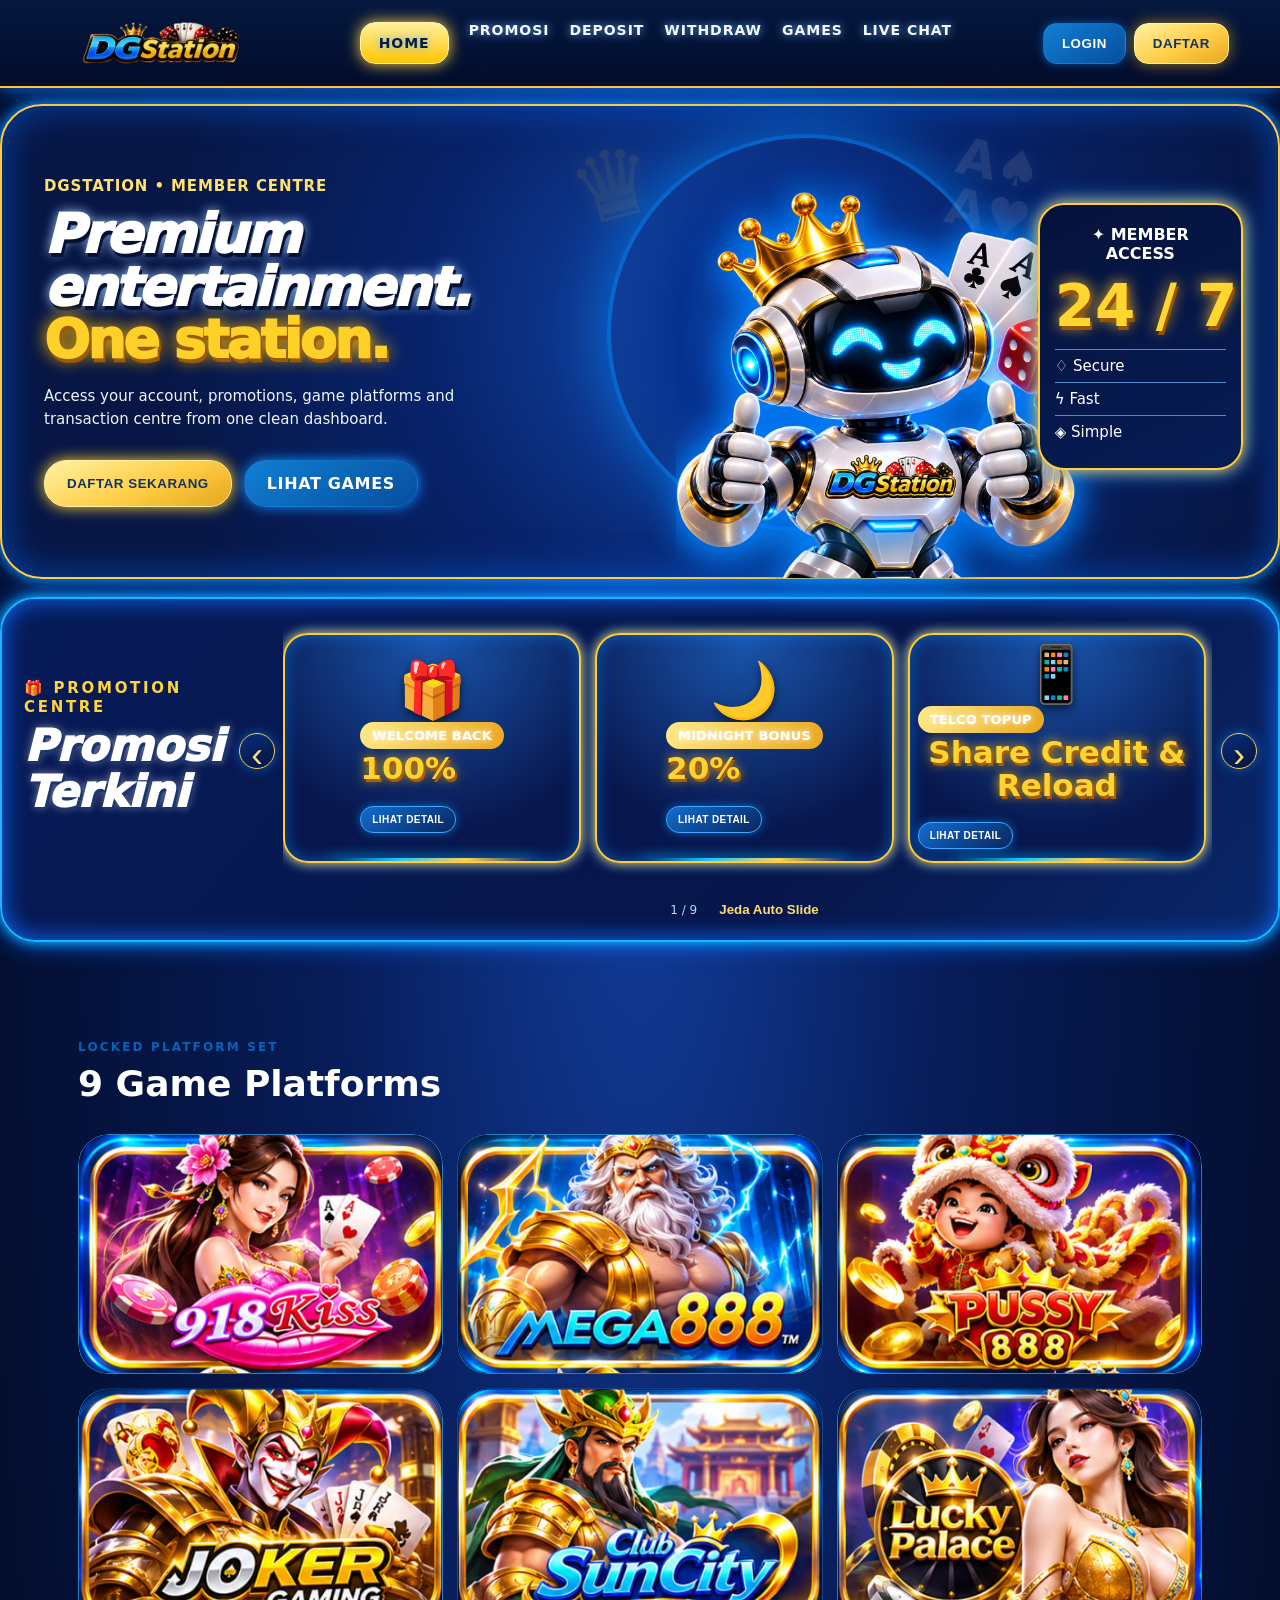
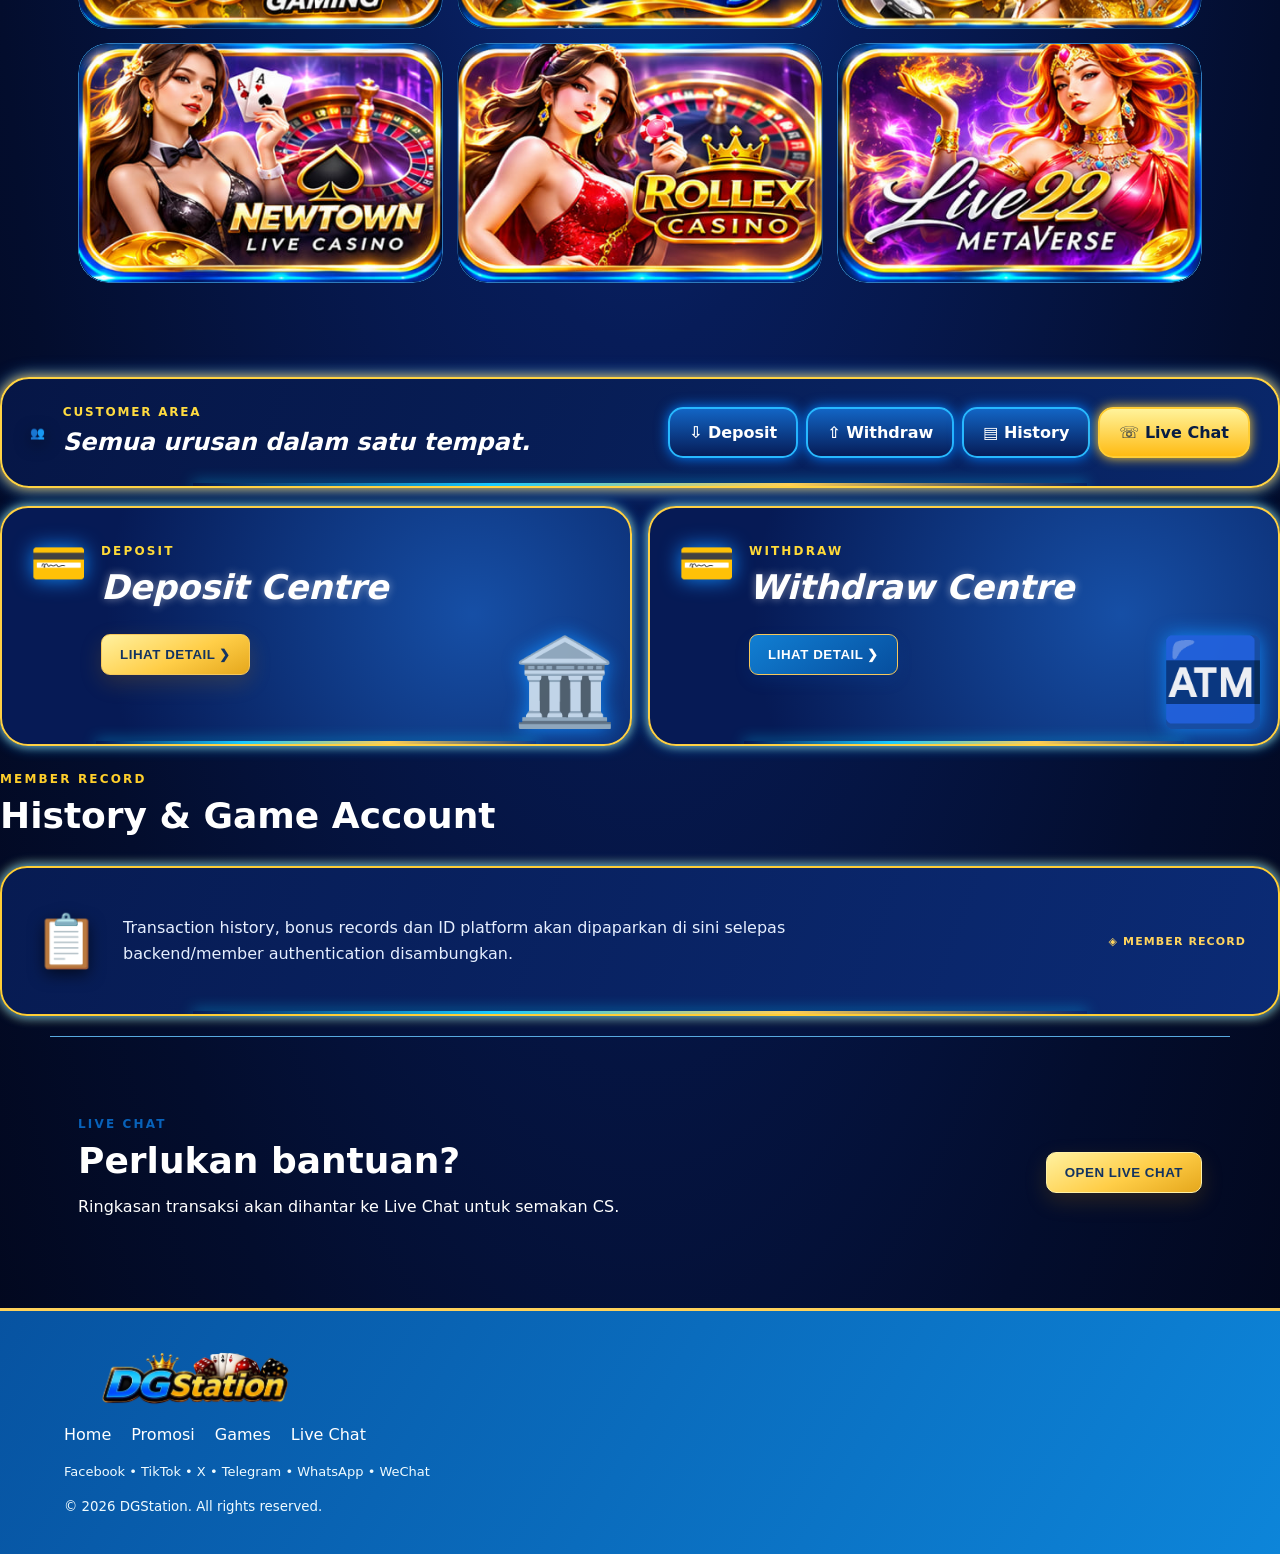
<file: index.html>
<!doctype html>
<html lang="en"><head><meta charset="utf-8"><meta name="viewport" content="width=device-width,initial-scale=1">
<title>DGStation</title><meta name="theme-color" content="#061a38"><link rel="icon" type="image/png" href="assets/a761cf86-f172-4a52-9c1f-d658c982da86.png"><link rel="apple-touch-icon" sizes="1024x1024" href="assets/a761cf86-f172-4a52-9c1f-d658c982da86.png"><link rel="stylesheet" href="assets/css/app.css"></head>
<body>
<header class="topbar"><a class="brand" href="#home" aria-label="DGStation home"><img class="dg-logo dg-logo-header" src="assets/image-removebg-preview%20(14).png" alt="DGStation" width="255" height="65"></a>
<button class="menu-toggle" aria-label="Menu">☰</button><nav><a href="#home">HOME</a><a href="#promosi">PROMOSI</a><a href="#deposit">DEPOSIT</a><a href="#withdraw">WITHDRAW</a><a href="#games">GAMES</a><a href="#live-chat">LIVE CHAT</a></nav>
<div class="auth"><button class="btn ghost" data-modal="login">LOGIN</button><button class="btn gold" data-modal="register">DAFTAR</button></div></header>
<main>
<section id="home" class="hero"><div class="hero-copy"><span class="eyebrow">DGSTATION • MEMBER CENTRE</span><h1>Premium entertainment.<br><em>One station.</em></h1><p>Access your account, promotions, game platforms and transaction centre from one clean dashboard.</p><div class="hero-actions"><button class="btn gold" data-modal="register">DAFTAR SEKARANG</button><a class="btn ghost" href="#games">LIHAT GAMES</a></div></div><div class="hero-art"><div class="orb"></div><picture class="hero-robot-picture"><img class="hero-robot" src="assets/a_high_detail_3d_cgi_promotional_mascot_illustrati.png" onerror="this.onerror=null;this.src='assets/dgstation-ai-robot.svg'" alt="Robot AI DGStation bermahkota emas dan logo rasmi" loading="eager" fetchpriority="high"></picture><div class="hero-casino-decor" aria-hidden="true"><span class="deco-crown">♛</span><span class="deco-cards">A♠<br>A♥</span><span class="deco-dice">⚄</span></div><div class="glass-card"><span>✦ MEMBER ACCESS</span><strong>24 / 7</strong><small>♢ Secure</small><small>ϟ Fast</small><small>◈ Simple</small></div></div></section>
<section id="promosi" class="section"><div class="section-head"><span>🎁 PROMOTION CENTRE</span><h2>Promosi Terkini</h2></div><div class="promo-carousel-wrap"><button type="button" class="promo-arrow promo-prev" aria-label="Promosi sebelumnya">‹</button><div class="promo-grid" id="promoSlider" aria-label="Senarai promosi DGStation"><article class="promo-card promo-welcome"><span class="card-symbol" aria-hidden="true">🎁</span><div class="card-copy"><b>WELCOME BACK</b><h3>100%</h3><button class="btn ghost" data-info="welcome">LIHAT DETAIL</button></div></article><article class="promo-card promo-midnight"><span class="card-symbol" aria-hidden="true">🌙</span><div class="card-copy"><b>MIDNIGHT BONUS</b><h3>20%</h3><button class="btn ghost" data-info="midnight">LIHAT DETAIL</button></div></article><article class="promo-card promo-telco"><span class="card-symbol" aria-hidden="true">📱</span><div class="card-copy"><b>TELCO TOPUP</b><h3>Share Credit & Reload</h3><button class="btn ghost" data-info="telco">LIHAT DETAIL</button></div></article><article class="promo-card promo-birthday"><span class="card-symbol" aria-hidden="true">🎂</span><div class="card-copy"><b>BIRTHDAY BONUS</b><h3>100%</h3><button class="btn ghost" data-info="birthday">LIHAT DETAIL</button></div></article><article class="promo-card promo-weekend"><span class="card-symbol" aria-hidden="true">🎉</span><div class="card-copy"><b>WEEKEND BONUS</b><h3>20%</h3><button class="btn ghost" data-info="weekend">LIHAT DETAIL</button></div></article><article class="promo-card promo-daily"><span class="card-symbol" aria-hidden="true">✨</span><div class="card-copy"><b>DAILY BONUS</b><h3>10%</h3><button class="btn ghost" data-info="daily">LIHAT DETAIL</button></div></article><article class="promo-card promo-tng"><span class="card-symbol" aria-hidden="true">📲</span><div class="card-copy"><b>TNG BONUS</b><h3>15%</h3><button class="btn ghost" data-info="tng">LIHAT DETAIL</button></div></article><article class="promo-card promo-rebate"><span class="card-symbol" aria-hidden="true">💎</span><div class="card-copy"><b>REBATE</b><h3>5%</h3><button class="btn ghost" data-info="rebate">LIHAT DETAIL</button></div></article><article class="promo-card promo-recommend"><span class="card-symbol" aria-hidden="true">🤝</span><div class="card-copy"><b>RECOMMEND</b><h3>10%</h3><button class="btn ghost" data-info="recommend">LIHAT DETAIL</button></div></article></div><button type="button" class="promo-arrow promo-next" aria-label="Promosi seterusnya">›</button></div><div class="promo-slider-footer"><span id="promoCounter">1 / 9</span><button type="button" id="promoPause" aria-pressed="false">Jeda Auto Slide</button></div></section>
<section id="games" class="section"><div class="section-head"><span>LOCKED PLATFORM SET</span><h2>9 Game Platforms</h2></div><div class="games" id="gameGrid"></div></section>
<section class="member-strip"><div class="member-heading"><span class="member-icon" aria-hidden="true">👥</span><div><span>CUSTOMER AREA</span><h2>Semua urusan dalam satu tempat.</h2></div></div><div class="quick"><a href="#deposit">⇩ Deposit</a><a href="#withdraw">⇧ Withdraw</a><a href="#history">▤ History</a><a class="quick-chat" href="#live-chat">☏ Live Chat</a></div></section>
<section id="deposit" class="section split"><div class="service-card deposit-card"><div class="service-icon" aria-hidden="true">💳</div><div class="service-content"><span class="eyebrow">DEPOSIT</span><h2>Deposit Centre</h2><button class="btn gold" data-info="deposit">LIHAT DETAIL ❯</button></div><div class="service-illustration" aria-hidden="true">🏛️</div></div><div id="withdraw" class="service-card withdraw-card"><div class="service-icon" aria-hidden="true">💳</div><div class="service-content"><span class="eyebrow">WITHDRAW</span><h2>Withdraw Centre</h2><button class="btn ghost" data-info="withdraw">LIHAT DETAIL ❯</button></div><div class="service-illustration" aria-hidden="true">🏧</div></div></section>
<section id="history" class="section"><div class="section-head"><span>MEMBER RECORD</span><h2>History & Game Account</h2></div><div class="panel record-panel"><span class="record-icon" aria-hidden="true">📋</span><p>Transaction history, bonus records dan ID platform akan dipaparkan di sini selepas backend/member authentication disambungkan.</p><span class="record-status">◈ MEMBER RECORD</span></div></section>
<section id="live-chat" class="section chat"><div><span class="eyebrow">LIVE CHAT</span><h2>Perlukan bantuan?</h2><p>Ringkasan transaksi akan dihantar ke Live Chat untuk semakan CS.</p></div><button class="btn gold">OPEN LIVE CHAT</button></section>
</main>
<footer><div class="brand"><img class="dg-logo dg-logo-footer" src="assets/image-removebg-preview%20(14).png" alt="DGStation" width="260" height="67"></div><div class="footlinks"><a href="#home">Home</a><a href="#promosi">Promosi</a><a href="#games">Games</a><a href="#live-chat">Live Chat</a></div><div class="social">Facebook • TikTok • X • Telegram • WhatsApp • WeChat</div><small>© 2026 DGStation. All rights reserved.</small></footer>
<div class="modal" id="login"><div class="modal-card"><button class="close">×</button><span class="eyebrow">MEMBER LOGIN</span><h2>Welcome Back</h2><input placeholder="Username"><input type="password" placeholder="Password"><button class="btn gold wide">LOGIN</button></div></div>
<div class="modal" id="register"><div class="modal-card"><button class="close">×</button><span class="eyebrow">NEW MEMBER</span><h2>Daftar DGStation</h2><input placeholder="Username"><input placeholder="Mobile Number"><input placeholder="Bank Name"><button class="btn gold wide">DAFTAR</button></div></div>
<div class="modal" id="detailModal"><div class="modal-card" role="dialog" aria-modal="true" aria-labelledby="detailTitle"><button class="close" aria-label="Tutup">×</button><span class="eyebrow">MAKLUMAT LANJUT</span><h2 id="detailTitle"></h2><div id="detailBody"></div><button class="btn gold wide" id="detailClose">TUTUP</button></div></div><div id="toast"></div><script src="assets/js/app.js"></script></body></html>
</file>
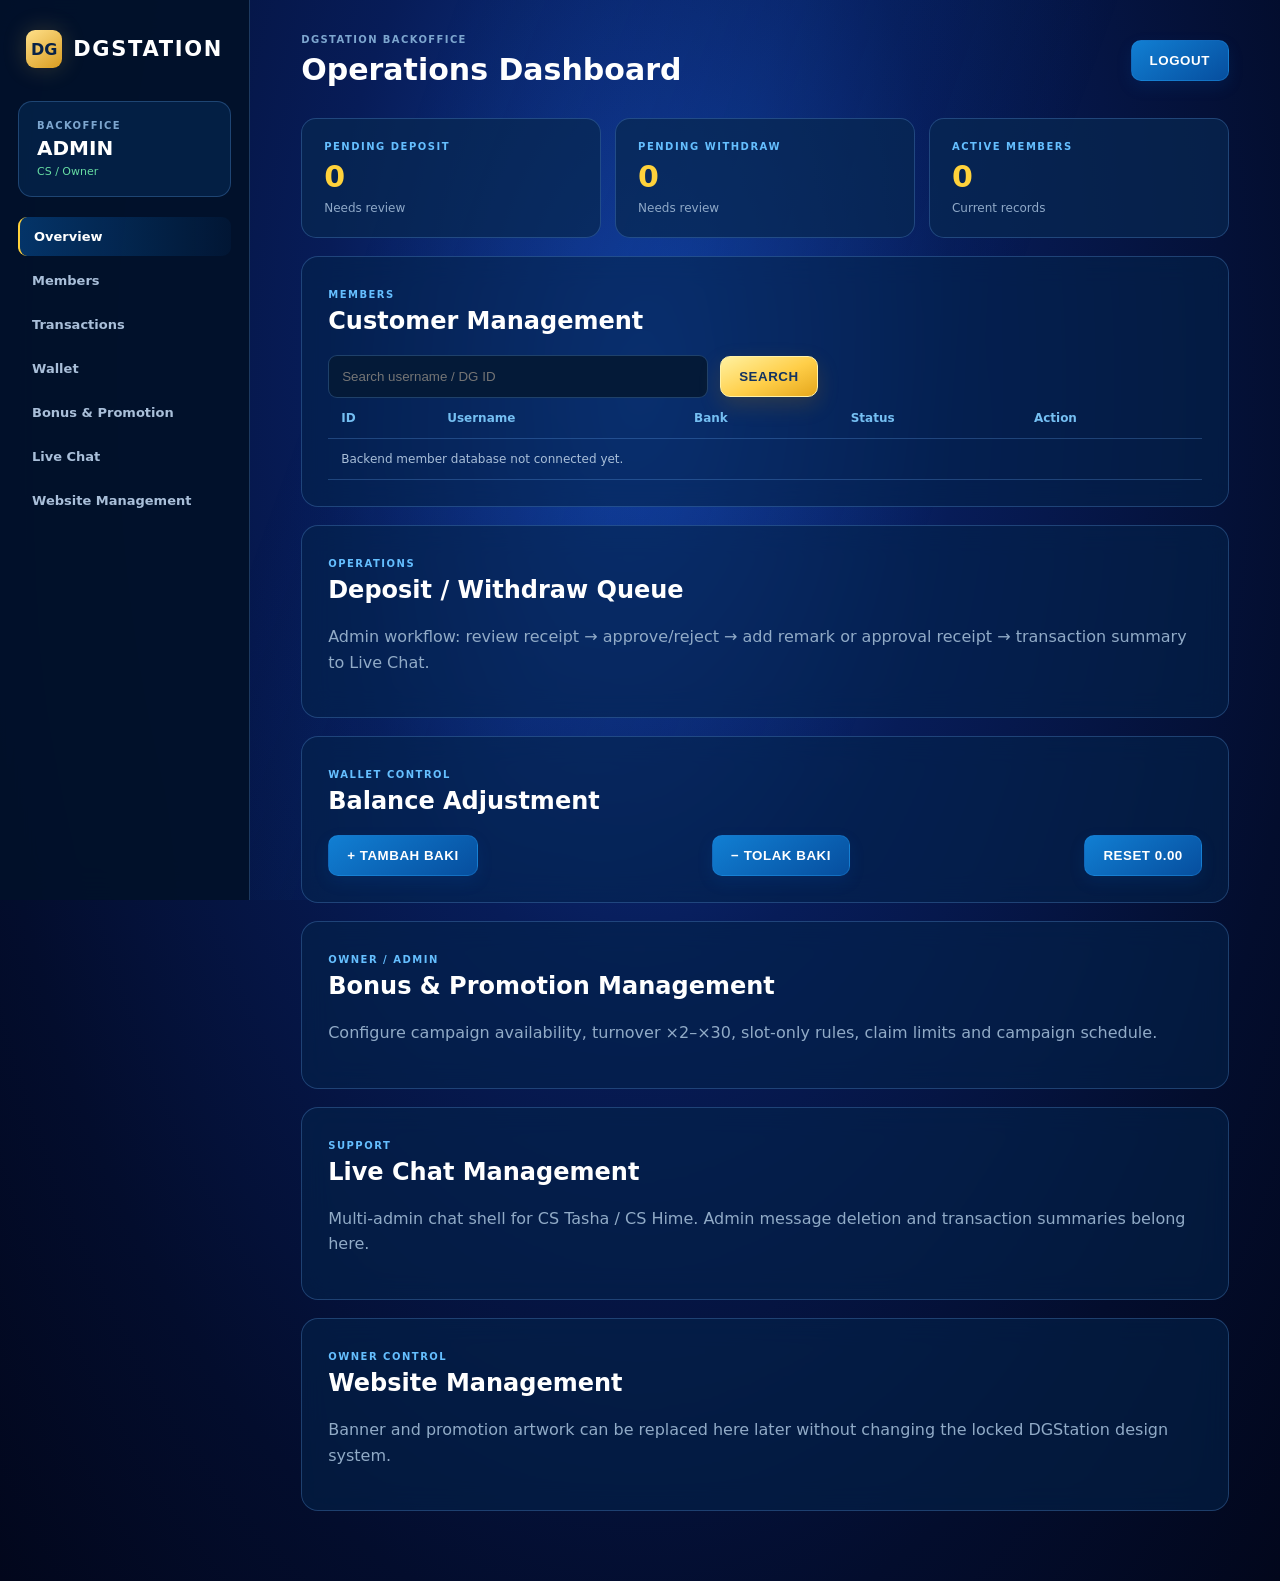
<file: admin.html>
<!doctype html><html><head><meta charset="utf-8"><meta name="viewport" content="width=device-width,initial-scale=1"><title>DGStation Admin</title><link rel="stylesheet" href="assets/css/app.css"><link rel="stylesheet" href="assets/css/member.css"></head><body class="member admin"><aside class="sidebar"><a class="brand" href="index.html"><span class="brand-icon">DG</span><span class="brand-word">DGSTATION</span></a><div class="member-id"><small>BACKOFFICE</small><strong>ADMIN</strong><span>CS / Owner</span></div><nav><a class="active" href="#overview">Overview</a><a href="#members">Members</a><a href="#transactions">Transactions</a><a href="#wallet">Wallet</a><a href="#promotion">Bonus & Promotion</a><a href="#messages">Live Chat</a><a href="#website">Website Management</a></nav></aside><main class="member-main"><header class="member-top"><div><small>DGSTATION BACKOFFICE</small><h1>Operations Dashboard</h1></div><button class="btn ghost">LOGOUT</button></header><section id="overview" class="stats"><article><small>PENDING DEPOSIT</small><strong>0</strong><span>Needs review</span></article><article><small>PENDING WITHDRAW</small><strong>0</strong><span>Needs review</span></article><article><small>ACTIVE MEMBERS</small><strong>0</strong><span>Current records</span></article></section><section class="member-panel" id="members"><div class="panel-title"><span>MEMBERS</span><h2>Customer Management</h2></div><div class="toolbar"><input placeholder="Search username / DG ID"><button class="btn gold">SEARCH</button></div><div class="table-wrap"><table><thead><tr><th>ID</th><th>Username</th><th>Bank</th><th>Status</th><th>Action</th></tr></thead><tbody><tr><td colspan="5">Backend member database not connected yet.</td></tr></tbody></table></div></section><section class="member-panel" id="transactions"><div class="panel-title"><span>OPERATIONS</span><h2>Deposit / Withdraw Queue</h2></div><p class="muted">Admin workflow: review receipt → approve/reject → add remark or approval receipt → transaction summary to Live Chat.</p></section><section class="member-panel" id="wallet"><div class="panel-title"><span>WALLET CONTROL</span><h2>Balance Adjustment</h2></div><div class="action-row"><button class="btn ghost">+ TAMBAH BAKI</button><button class="btn ghost">− TOLAK BAKI</button><button class="btn ghost">RESET 0.00</button></div></section><section class="member-panel" id="promotion"><div class="panel-title"><span>OWNER / ADMIN</span><h2>Bonus & Promotion Management</h2></div><p class="muted">Configure campaign availability, turnover ×2–×30, slot-only rules, claim limits and campaign schedule.</p></section><section class="member-panel" id="messages"><div class="panel-title"><span>SUPPORT</span><h2>Live Chat Management</h2></div><p class="muted">Multi-admin chat shell for CS Tasha / CS Hime. Admin message deletion and transaction summaries belong here.</p></section><section class="member-panel" id="website"><div class="panel-title"><span>OWNER CONTROL</span><h2>Website Management</h2></div><p class="muted">Banner and promotion artwork can be replaced here later without changing the locked DGStation design system.</p></section></main></body></html>
</file>
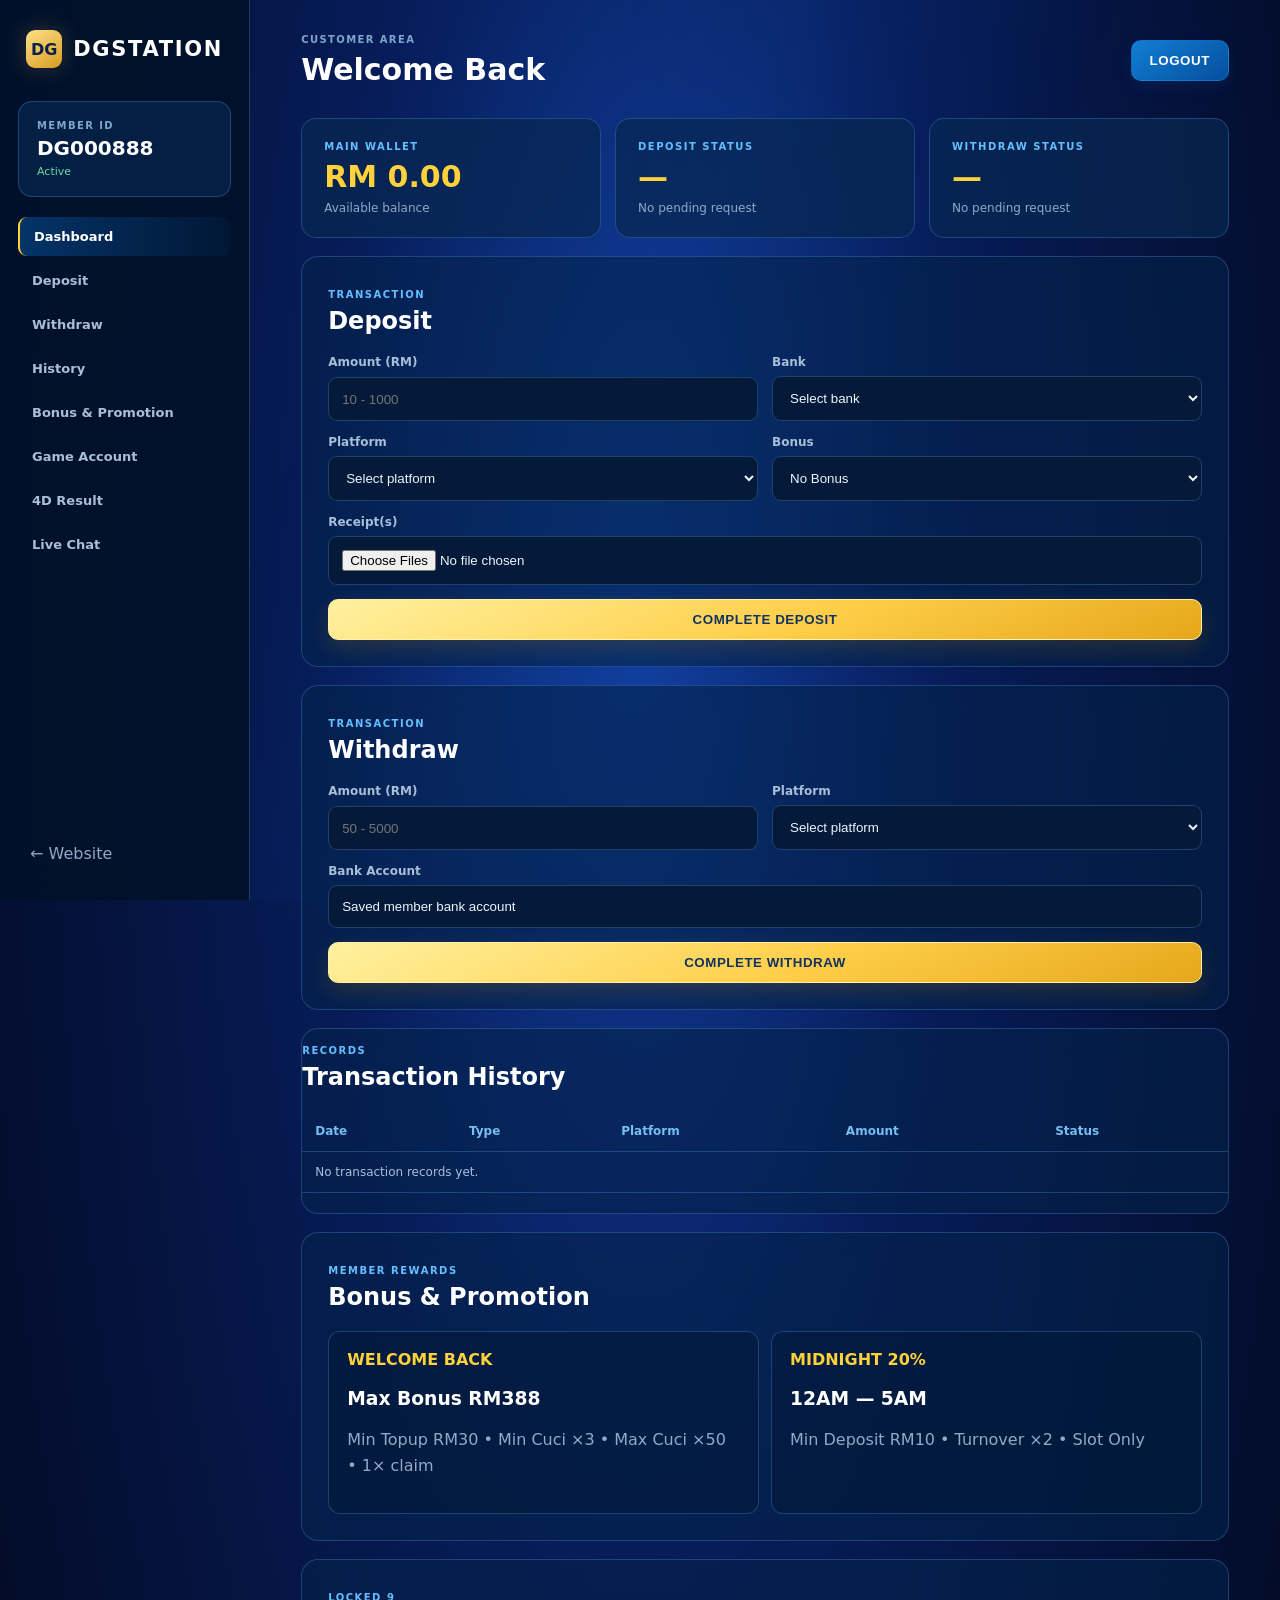
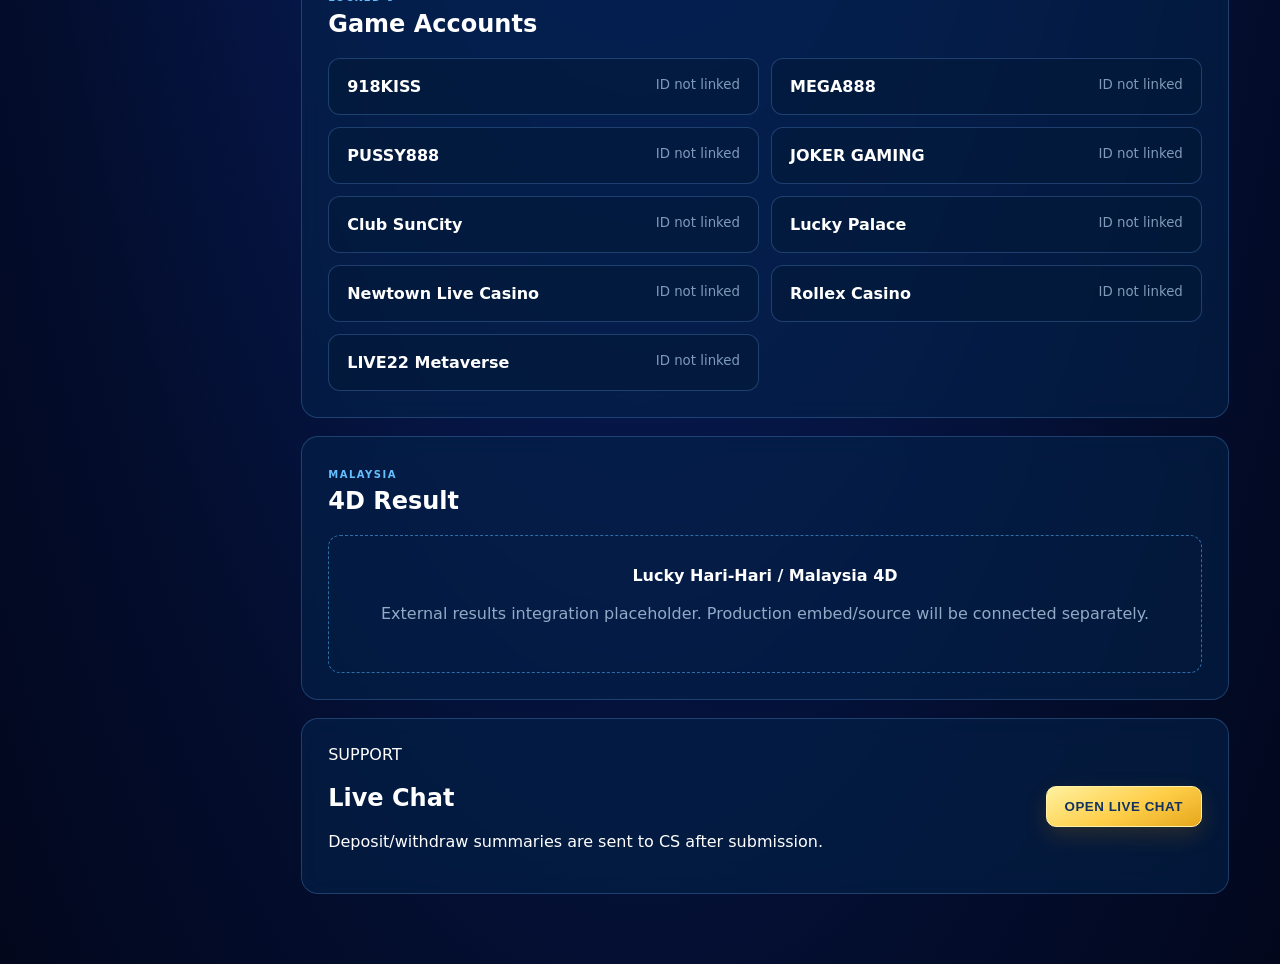
<file: customer.html>
<!doctype html><html><head><meta charset="utf-8"><meta name="viewport" content="width=device-width,initial-scale=1"><title>DGStation Customer Area</title><link rel="stylesheet" href="assets/css/app.css"><link rel="stylesheet" href="assets/css/member.css"></head><body class="member"><aside class="sidebar"><a class="brand" href="index.html"><span class="brand-icon">DG</span><span class="brand-word">DGSTATION</span></a><div class="member-id"><small>MEMBER ID</small><strong>DG000888</strong><span>Active</span></div><nav><a class="active" href="#dashboard">Dashboard</a><a href="#deposit">Deposit</a><a href="#withdraw">Withdraw</a><a href="#history">History</a><a href="#bonus">Bonus & Promotion</a><a href="#accounts">Game Account</a><a href="#results">4D Result</a><a href="#chat">Live Chat</a></nav><a class="back" href="index.html">← Website</a></aside><main class="member-main"><header class="member-top"><div><small>CUSTOMER AREA</small><h1>Welcome Back</h1></div><button class="btn ghost">LOGOUT</button></header><section id="dashboard" class="stats"><article><small>MAIN WALLET</small><strong>RM 0.00</strong><span>Available balance</span></article><article><small>DEPOSIT STATUS</small><strong>—</strong><span>No pending request</span></article><article><small>WITHDRAW STATUS</small><strong>—</strong><span>No pending request</span></article></section><section class="member-panel" id="deposit"><div class="panel-title"><span>TRANSACTION</span><h2>Deposit</h2></div><form class="form-grid" data-form="deposit"><label>Amount (RM)<input type="number" min="10" max="1000" required placeholder="10 - 1000"></label><label>Bank<select required><option value="">Select bank</option><option>Maybank</option><option>CIMB</option><option>Public Bank</option><option>Hong Leong Bank</option><option>RHB</option><option>GXBank</option></select></label><label>Platform<select class="platform-select" required><option value="">Select platform</option></select></label><label>Bonus<select><option>No Bonus</option><option>Welcome Back</option><option>Midnight Bonus 20%</option></select></label><label class="full">Receipt(s)<input type="file" multiple accept="image/*"></label><button class="btn gold full">COMPLETE DEPOSIT</button></form></section><section class="member-panel" id="withdraw"><div class="panel-title"><span>TRANSACTION</span><h2>Withdraw</h2></div><form class="form-grid" data-form="withdraw"><label>Amount (RM)<input type="number" min="50" max="5000" required placeholder="50 - 5000"></label><label>Platform<select class="platform-select" required><option value="">Select platform</option></select></label><label class="full">Bank Account<input value="Saved member bank account" disabled></label><button class="btn gold full">COMPLETE WITHDRAW</button></form></section><section class="member-panel" id="history"><div class="panel-title"><span>RECORDS</span><h2>Transaction History</h2></div><div class="table-wrap"><table><thead><tr><th>Date</th><th>Type</th><th>Platform</th><th>Amount</th><th>Status</th></tr></thead><tbody><tr><td colspan="5">No transaction records yet.</td></tr></tbody></table></div></section><section class="member-panel" id="bonus"><div class="panel-title"><span>MEMBER REWARDS</span><h2>Bonus & Promotion</h2></div><div class="bonus-cards"><article><b>WELCOME BACK</b><h3>Max Bonus RM388</h3><p>Min Topup RM30 • Min Cuci ×3 • Max Cuci ×50 • 1× claim</p></article><article><b>MIDNIGHT 20%</b><h3>12AM — 5AM</h3><p>Min Deposit RM10 • Turnover ×2 • Slot Only</p></article></div></section><section class="member-panel" id="accounts"><div class="panel-title"><span>LOCKED 9</span><h2>Game Accounts</h2></div><div class="account-grid" id="accountGrid"></div></section><section class="member-panel" id="results"><div class="panel-title"><span>MALAYSIA</span><h2>4D Result</h2></div><div class="embed-placeholder"><strong>Lucky Hari-Hari / Malaysia 4D</strong><p>External results integration placeholder. Production embed/source will be connected separately.</p></div></section><section class="member-panel chat-panel" id="chat"><div><span>SUPPORT</span><h2>Live Chat</h2><p>Deposit/withdraw summaries are sent to CS after submission.</p></div><button class="btn gold">OPEN LIVE CHAT</button></section></main><div id="toast"></div><script src="assets/js/member.js"></script></body></html>
</file>
<file: assets/css/app.css>
:root{--navy:#03142d;--navy2:#062451;--blue:#0788ff;--cyan:#35b7ff;--gold:#f5c85b;--text:#edf6ff;--muted:#8fa9c8;--line:rgba(112,178,255,.2);--glass:rgba(8,39,81,.62)}*{box-sizing:border-box}html{scroll-behavior:smooth}body{margin:0;font-family:Inter,ui-sans-serif,system-ui,-apple-system,Segoe UI,sans-serif;color:var(--text);background:radial-gradient(circle at 80% 10%,#0a4c86 0,transparent 28%),radial-gradient(circle at 20% 55%,#063b70 0,transparent 24%),linear-gradient(160deg,#041a38,#062958 48%,#03142d);min-height:100vh}body:before{content:"";position:fixed;inset:0;pointer-events:none;background:linear-gradient(115deg,transparent 35%,rgba(70,183,255,.07),transparent 55%);z-index:-1}a{color:inherit;text-decoration:none}.topbar{height:78px;position:sticky;top:0;z-index:20;display:flex;align-items:center;padding:0 clamp(18px,4vw,64px);gap:30px;background:rgba(3,20,45,.84);backdrop-filter:blur(18px);border-bottom:1px solid var(--line)}.brand{display:flex;align-items:center;gap:11px;font-weight:900}.brand-icon{display:grid;place-items:center;width:38px;height:38px;border-radius:9px;background:linear-gradient(145deg,#ffe08a,#d99c20);color:#082247;box-shadow:0 0 24px rgba(245,200,91,.2)}.brand-word{font-size:21px;letter-spacing:.08em}.topbar nav{display:flex;gap:24px;margin:auto;font-size:12px;font-weight:800;letter-spacing:.08em}.topbar nav a{color:#b8cee8}.topbar nav a:hover{color:#fff}.auth{display:flex;gap:8px}.btn{border:1px solid var(--line);border-radius:10px;padding:12px 18px;background:transparent;color:#fff;font-weight:900;letter-spacing:.04em;cursor:pointer}.btn.gold{background:linear-gradient(135deg,#f7d777,#dba32d);border:0;color:#09234a;box-shadow:0 8px 30px rgba(221,164,45,.18)}.btn.ghost{background:rgba(9,58,110,.38)}.hero{min-height:620px;display:grid;grid-template-columns:1.1fr .9fr;align-items:center;max-width:1280px;margin:auto;padding:80px 5vw}.eyebrow,.section-head span{color:#67c7ff;font-size:12px;font-weight:900;letter-spacing:.18em}.hero h1{font-size:clamp(48px,7vw,88px);line-height:.95;margin:18px 0 24px;letter-spacing:-.05em}.hero h1 em{font-style:normal;color:var(--gold)}.hero p{max-width:590px;color:#b5cae3;font-size:18px;line-height:1.7}.hero-actions{display:flex;gap:12px;margin-top:30px}.hero-art{min-height:420px;display:grid;place-items:center;position:relative}.orb{position:absolute;width:320px;height:320px;border-radius:50%;background:radial-gradient(circle at 35% 25%,#55caff,#0768c9 36%,#052c63 68%,#03162e);box-shadow:0 0 100px rgba(0,128,255,.35)}.glass-card{z-index:1;width:280px;padding:28px;border:1px solid rgba(146,207,255,.25);border-radius:22px;background:rgba(5,32,70,.5);backdrop-filter:blur(18px);box-shadow:0 25px 70px rgba(0,0,0,.25);display:flex;flex-direction:column}.glass-card span,.glass-card small{color:#a9c6e4}.glass-card strong{font-size:64px;color:var(--gold);margin:10px 0}.section{max-width:1180px;margin:auto;padding:76px 28px}.section-head{margin-bottom:30px}.section h2,.member-strip h2{font-size:36px;margin:8px 0}.promo-grid,.games{display:grid;grid-template-columns:repeat(3,1fr);gap:14px}.promo-grid article,.game,.panel,.split>div{border:1px solid var(--line);background:var(--glass);backdrop-filter:blur(12px);border-radius:16px;padding:24px}.promo-grid b{color:var(--gold);font-size:12px}.promo-grid h3{font-size:23px}.promo-grid p,.panel p,.split p{color:#a9bfd9;line-height:1.65}.games{grid-template-columns:repeat(3,1fr)}.game{display:flex;align-items:center;gap:15px;font-weight:900}.game i{width:44px;height:44px;border-radius:12px;background:linear-gradient(145deg,#0c6fc7,#0b315f);display:grid;place-items:center;color:var(--gold);font-style:normal}.member-strip{max-width:1180px;margin:30px auto;padding:38px;border:1px solid rgba(245,200,91,.25);border-radius:20px;background:linear-gradient(110deg,rgba(7,46,92,.8),rgba(4,24,53,.9));display:flex;justify-content:space-between;align-items:center}.member-strip span{color:var(--gold);font-size:12px;font-weight:900;letter-spacing:.15em}.quick{display:flex;gap:8px;flex-wrap:wrap}.quick a{padding:11px 14px;border:1px solid var(--line);border-radius:9px}.split{display:grid;grid-template-columns:1fr 1fr;gap:16px}.chat{display:flex;justify-content:space-between;align-items:center;border-top:1px solid var(--line)}footer{border-top:1px solid var(--line);padding:40px max(28px,5vw);display:grid;gap:20px;color:#8fa9c8}.footlinks{display:flex;gap:20px}.social{font-size:13px}.modal{position:fixed;inset:0;z-index:50;display:none;place-items:center;background:rgba(1,10,25,.75);backdrop-filter:blur(10px)}.modal.open{display:grid}.modal-card{position:relative;width:min(420px,92vw);padding:34px;border:1px solid var(--line);border-radius:20px;background:#062451;box-shadow:0 30px 100px rgba(0,0,0,.45)}.modal-card h2{font-size:30px}.modal-card input{width:100%;padding:14px;margin:7px 0;border:1px solid var(--line);border-radius:10px;background:#041a38;color:#fff;outline:none}.wide{width:100%;margin-top:12px}.close{position:absolute;right:15px;top:12px;border:0;background:none;color:#fff;font-size:26px;cursor:pointer}#toast{position:fixed;right:20px;bottom:20px;z-index:60;padding:14px 18px;border-radius:10px;background:#0a376c;border:1px solid var(--line);transform:translateY(100px);opacity:0;transition:.25s}#toast.show{transform:none;opacity:1}.menu-toggle{display:none}@media(max-width:820px){.topbar{height:68px;padding:0 16px}.topbar nav{display:none;position:absolute;top:68px;left:0;right:0;padding:18px;background:#041a38;flex-direction:column}.topbar nav.open{display:flex}.menu-toggle{display:block;margin-left:auto;border:0;background:none;color:#fff;font-size:24px}.auth .ghost{display:none}.hero{grid-template-columns:1fr;padding-top:55px}.hero-art{min-height:330px}.orb{width:240px;height:240px}.promo-grid,.games,.split{grid-template-columns:1fr}.member-strip,.chat{margin-left:16px;margin-right:16px;display:block}.quick{margin-top:20px}.topbar .brand-word{font-size:17px}}
/* MASTER LOCK: approved 3D fantasy game-card PNGs, no redesign */
.games .game-art-card{display:block;padding:0;overflow:hidden;aspect-ratio:1.52;border:1px solid rgba(69,176,255,.65);border-radius:18px;background:#041b43;box-shadow:0 0 18px rgba(0,125,255,.2);transition:transform .2s ease,box-shadow .2s ease}
.games .game-art-card img{display:block;width:100%;height:100%;object-fit:fill}
.games .game-art-card:hover{transform:translateY(-4px);box-shadow:0 0 25px rgba(12,157,255,.5)}

/* Rounded-in silhouette: clip the actual game artwork, not only its outer container */
.games .game-art-card{border-radius:30px;clip-path:inset(0 round 30px);-webkit-mask-image:-webkit-radial-gradient(white,black)}
.games .game-art-card img{border-radius:30px;clip-path:inset(0 round 30px)}
@media(max-width:600px){.games .game-art-card,.games .game-art-card img{border-radius:24px;clip-path:inset(0 round 24px)}}

/* Official DGStation PNG — logo display MASTER LOCK */
.dg-logo{display:block;object-fit:contain;object-position:left center;width:auto;height:auto;max-width:100%}
.topbar .brand{flex:0 0 auto;min-width:0}
.dg-logo-header{width:clamp(155px,17vw,255px);max-height:64px}
.dg-logo-footer{width:min(260px,72vw);max-height:85px}
@media(max-width:820px){.topbar{gap:12px}.dg-logo-header{width:clamp(142px,38vw,205px);max-height:52px}}
@media(max-width:390px){.dg-logo-header{width:142px}.topbar .auth .btn{padding:10px 12px}}

/* DGStation BRIGHT ROYAL BLUE & GOLD — owner-approved theme, 2026-11-01.
   Presentation-only: preserve official logos and all nine MASTER LOCK game card assets. */
:root{--navy:#0756a5;--navy2:#117ed3;--blue:#087fff;--cyan:#4ce4ff;--gold:#ffd15a;--text:#082a60;--muted:#326e9c;--line:rgba(15,128,221,.32);--glass:rgba(241,251,255,.85)}
body{color:var(--text);background:radial-gradient(ellipse at 50% 4%,rgba(255,255,255,.98),transparent 36%),radial-gradient(circle at 0% 40%,rgba(56,204,255,.55),transparent 40%),radial-gradient(circle at 100% 75%,rgba(76,205,255,.52),transparent 42%),linear-gradient(160deg,#b9efff 0%,#62c9ff 34%,#d8f7ff 66%,#7bd9ff 100%)}
body:before{background:linear-gradient(110deg,transparent 22%,rgba(255,255,255,.28) 45%,transparent 67%);z-index:0}
main,footer{position:relative}
.topbar{background:linear-gradient(100deg,rgba(3,57,133,.98),rgba(3,113,201,.94));border-bottom:2px solid #ffcd54;box-shadow:0 8px 25px rgba(2,91,171,.19)}
.topbar nav a{color:#effaff}.topbar nav a:hover{color:#ffe17a}
.btn{border-color:rgba(35,140,222,.35);background:linear-gradient(140deg,#087bd5,#0358ae);color:#fff;box-shadow:0 6px 16px rgba(0,95,192,.14)}
.btn.gold{background:linear-gradient(155deg,#fff1a0,#ffce48 55%,#e5a71c);color:#123361;border:1px solid #fff1a6;box-shadow:0 8px 22px rgba(197,128,0,.2)}
.btn.ghost{background:linear-gradient(145deg,#117fd3,#064e9e);color:white}
.hero{position:relative;isolation:isolate}
.hero:before{content:"";position:absolute;inset:28px 3% 28px;border:2px solid rgba(255,205,62,.7);border-radius:32px;background:radial-gradient(circle at 82% 38%,rgba(255,255,255,.86),transparent 38%),linear-gradient(120deg,rgba(237,252,255,.88),rgba(59,183,255,.5));box-shadow:0 18px 45px rgba(6,95,181,.16),inset 0 0 28px rgba(255,255,255,.6);z-index:-1}
.eyebrow,.section-head span{color:#0862ba}.hero h1{color:#064c99;text-shadow:0 2px 0 rgba(255,255,255,.65)}.hero h1 em{color:#bd7900}.hero p{color:#235a88}
.orb{background:radial-gradient(circle at 30% 22%,#fff,#7fe9ff 30%,#20a5f3 62%,#0866b6);box-shadow:0 0 90px rgba(45,179,255,.48)}
.glass-card{background:rgba(248,253,255,.87);border:2px solid rgba(255,204,74,.85);box-shadow:0 24px 60px rgba(5,95,173,.18)}
.glass-card span,.glass-card small{color:#235b8c}.glass-card strong{color:#d68a00}
.section-head h2,.section h2,.member-strip h2{color:#073d80;text-shadow:0 1px 0 #fff}
.promo-grid article,.panel,.split>div{background:linear-gradient(145deg,rgba(255,255,255,.94),rgba(205,240,255,.88));border:1px solid rgba(255,195,53,.7);box-shadow:0 12px 32px rgba(13,112,198,.12)}
.promo-grid b{color:#b87900}.promo-grid p,.panel p,.split p{color:#2b668f}
.member-strip{background:linear-gradient(115deg,#ebfbff,#8edbff);border:2px solid #ffcb4a;box-shadow:0 12px 32px rgba(12,110,199,.15)}
.member-strip span{color:#a66d00}.quick a{background:#fff;border-color:#8ed5ff;color:#064c98}
.chat{border-top-color:#58a9df}
footer{background:linear-gradient(120deg,#0753a1,#0d85d9);border-top:3px solid #ffd25b;color:#effbff}
footer a{color:#fff}
.modal-card{background:linear-gradient(145deg,#e9faff,#8ed8ff);border:2px solid #ffcd57;color:#073a79}
.modal-card input{background:#fff;color:#093e79;border-color:#78bde9}
.modal-card .close{color:#064c99}
#toast{background:#e8f9ff;color:#064c99;border-color:#f2bd3c}
@media(max-width:820px){.topbar nav{background:#075eaf}.hero:before{inset:12px 10px;border-radius:22px}}
/* Keep all nine original platform image files, crop settings and rounded corners unchanged. */

/* PREMIUM DASHBOARD MASTER LOCK — darker professional inner panels on bright blue page */
.hero{min-height:540px}
.hero:before{background:radial-gradient(circle at 62% 48%,rgba(13,116,248,.38),transparent 35%),linear-gradient(120deg,#031842 0%,#063f9c 48%,#071b55 100%);border:2px solid #ffd45e;box-shadow:0 18px 38px rgba(4,38,110,.34),inset 0 0 28px rgba(26,155,255,.3)}
.hero .eyebrow,.hero h1,.hero p{color:#fff;text-shadow:none}
.hero h1{font-size:clamp(44px,5.5vw,74px);line-height:1.02}
.hero h1 em{color:#ffd455;text-shadow:0 2px 13px rgba(255,184,28,.27)}
.hero p{color:#d6e9ff}
.hero-art{overflow:visible;isolation:isolate}
.hero-art .orb{width:330px;height:330px;opacity:.8;background:radial-gradient(circle,#1989f6 0%,#0747b6 48%,transparent 72%);box-shadow:0 0 90px #0988ff88}
.hero-casino-decor{position:absolute;inset:0;pointer-events:none}
.hero-casino-decor span{position:absolute;display:grid;place-items:center;text-shadow:0 6px 22px rgba(0,0,0,.5)}
.deco-crown{top:1%;left:4%;font-size:115px;color:#ffd75c;transform:rotate(-15deg)}
.deco-cards{top:16%;left:27%;font-size:58px;font-weight:900;line-height:1;color:white;transform:rotate(-12deg)}
.deco-dice{bottom:9%;left:18%;font-size:105px;color:#f04a39;transform:rotate(16deg)}
.hero-art .glass-card{margin-left:auto;margin-right:0;position:relative;z-index:2;width:240px;background:linear-gradient(135deg,#071943ed,#07377fee);border:2px solid #ffd45e;box-shadow:0 0 20px #127dff88,0 18px 36px #001744a8}
.hero-art .glass-card span,.hero-art .glass-card small{color:#f1f7ff}
.hero-art .glass-card strong{color:#ffd455;font-size:58px;text-shadow:0 3px 14px #d8993670}
.section-head h2{font-weight:850}
#promosi .promo-grid{gap:18px}
#promosi .promo-card,.split>.service-card,.member-strip,.record-panel{position:relative;overflow:hidden;color:#fff;border:2px solid #ffd05b;border-radius:22px;background:radial-gradient(circle at 100% 100%,#075ed0 0%,transparent 38%),linear-gradient(130deg,#031334,#09276a 62%,#042052);box-shadow:inset 0 0 0 1px #229bff77,0 14px 27px #0b4b9d4d,0 0 16px #137fff35}
#promosi .promo-card:after,.split>.service-card:after,.member-strip:after,.record-panel:after{content:"";position:absolute;bottom:0;left:15%;right:15%;height:3px;background:linear-gradient(90deg,transparent,#19c9ff,#ffd056,transparent);box-shadow:0 0 14px #00c8ff;pointer-events:none}
#promosi .promo-card{padding:24px 20px;min-height:170px;display:flex;align-items:center;gap:14px}
#promosi .promo-card .card-symbol{flex:0 0 70px;font-size:54px;filter:drop-shadow(0 7px 9px #0009);text-align:center}
#promosi .promo-card .card-copy{min-width:0;position:relative;z-index:1}
#promosi .promo-card b{display:inline-block;background:linear-gradient(110deg,#ffe987,#e9a71d);color:#09204a;border-radius:999px;padding:6px 12px;font-size:11px}
#promosi .promo-card h3{color:white;font-size:clamp(19px,2vw,24px);line-height:1.2;margin:13px 0 8px}
#promosi .promo-card p{color:#d5e9ff;font-size:13px;line-height:1.5;margin:0}
.member-strip{padding:26px 32px;gap:18px}
.member-heading{display:flex;align-items:center;gap:16px}
.member-icon{font-size:48px;filter:drop-shadow(0 4px 8px #0008)}
.member-strip span{color:#ffd45e}
.member-strip h2{color:#fff;text-shadow:none;font-size:clamp(22px,2.7vw,33px)}
.quick a{background:linear-gradient(160deg,#082d74,#031437);border:1px solid #82c9ff;color:white;font-weight:750;box-shadow:0 4px 10px #0004}
.quick a.quick-chat{background:linear-gradient(120deg,#ffe37c,#ecad19);color:#102653;border-color:#fff1a2}
.split>.service-card{min-height:270px;padding:32px 28px;display:flex;gap:14px;align-items:flex-start}
.service-icon{font-size:46px;line-height:1;filter:drop-shadow(0 6px 8px #0008);flex-shrink:0}
.service-content{position:relative;z-index:2;max-width:74%}
.service-card .eyebrow{color:#ffd45e}
.service-card h2{color:white;text-shadow:none;margin:8px 0 12px;font-size:clamp(25px,3vw,34px)}
.split>.service-card p{color:#d4e9ff;font-size:14px;line-height:1.5}
.service-illustration{position:absolute;right:12px;bottom:12px;font-size:85px;opacity:.94;filter:drop-shadow(0 10px 10px #0009);pointer-events:none}
.record-panel{min-height:150px;display:flex;align-items:center;gap:24px;padding:25px 32px}
.record-icon{font-size:52px;filter:drop-shadow(0 5px 8px #0009)}
.record-panel p{color:#e2efff;max-width:700px;margin:0}
.record-status{margin-left:auto;color:#ffd45e;font-size:11px;font-weight:900;letter-spacing:.1em;white-space:nowrap}
@media(max-width:1000px){#promosi .promo-card{flex-direction:column;align-items:flex-start}.service-illustration{font-size:65px;opacity:.55}.record-status{display:none}}
@media(max-width:820px){.hero:before{inset:10px}.hero-art{min-height:280px}.hero-art .orb{width:230px;height:230px}.hero-art .glass-card{width:210px;margin:auto}.deco-crown{font-size:65px}.deco-cards{font-size:35px}.deco-dice{font-size:65px}.member-strip{margin-left:16px;margin-right:16px}.split>.service-card{min-height:250px}#promosi .promo-card{flex-direction:row;align-items:center}.record-panel{flex-wrap:wrap}}
@media(max-width:480px){.hero h1{font-size:44px}.hero p{font-size:15px}.hero-actions{flex-wrap:wrap}.member-strip{padding:24px 18px}.member-heading{gap:10px}.member-icon{font-size:36px}.quick a{font-size:13px}.split>.service-card{padding:23px 17px}.service-icon{font-size:34px}.service-content{max-width:85%}.service-illustration{font-size:52px;opacity:.4}#promosi .promo-card .card-symbol{flex-basis:60px;font-size:46px}}

/* MASTER LOCK: Navy Blue Premium and compact click-to-view centre cards */
:root{--text:#edf6ff;--muted:#9eb9dc;--glass:rgba(7,30,72,.8);--line:rgba(97,177,255,.28)}
body{color:#edf6ff;background:radial-gradient(circle at 78% 12%,#123c7c 0,transparent 34%),radial-gradient(circle at 14% 48%,#0b2b64 0,transparent 40%),linear-gradient(145deg,#020b22,#061a42 55%,#020b23)}
body:before{background:linear-gradient(110deg,transparent 28%,rgba(15,104,223,.09),transparent 70%)}
.section-head h2,.section h2{color:#fff;text-shadow:none}
.hero:before{background:radial-gradient(circle at 65% 45%,rgba(10,108,239,.4),transparent 45%),linear-gradient(115deg,#030e2a,#09245b 55%,#04112f)}
#promosi .promo-card .card-copy h3{color:#ffd45e;font-size:clamp(25px,3vw,36px)}
#promosi .promo-card .btn{margin-top:12px;font-size:11px;padding:9px 13px}
#promosi .promo-card{min-height:175px}
.split>.service-card{min-height:220px}
.service-content{max-width:80%}
.service-content .btn{margin-top:15px}
.member-strip h2{color:#fff}
#detailModal .modal-card{background:linear-gradient(140deg,#071b45,#0b326c);color:#fff;border:2px solid #e6b948;max-height:85vh;overflow:auto}
#detailModal .close{color:#fff}
#detailModal h2{color:#ffd45e;font-size:clamp(24px,4vw,32px)}
.detail-list{list-style:none;padding:0;margin:22px 0}
.detail-list li{padding:11px 0 11px 29px;border-bottom:1px solid rgba(136,197,255,.2);position:relative;line-height:1.5;color:#e5f1ff}
.detail-list li:before{content:"✓";position:absolute;left:0;color:#ffd45e;font-weight:900}
#detailModal .eyebrow{color:#82ceff}

/* DGStation premium visual UI and AI robot mascot */
:root{--navy:#03142d;--navy2:#062451;--blue:#0788ff;--cyan:#35b7ff;--gold:#f5c85b;--text:#edf6ff;--muted:#a6bedc;--line:rgba(112,178,255,.25);--glass:rgba(8,39,81,.72)}
html{background:#020d24}
body{background:radial-gradient(circle at 70% 7%,rgba(16,81,163,.55),transparent 34%),radial-gradient(circle at 15% 52%,rgba(7,45,105,.6),transparent 40%),linear-gradient(160deg,#020b20,#061938 55%,#020b20);color:#f2f7ff}
.topbar{background:rgba(2,14,38,.96);border-bottom:1px solid #b18a36}
.hero-art{min-height:480px}
.hero-robot{position:absolute;z-index:2;width:min(92%,440px);max-height:490px;object-fit:contain;object-position:center;filter:drop-shadow(0 22px 22px rgba(0,0,0,.4)) drop-shadow(0 0 24px rgba(18,170,255,.4));animation:robotFloat 5s ease-in-out infinite}
@keyframes robotFloat{0%,100%{transform:translateY(0)}50%{transform:translateY(-12px)}}
.hero-art .glass-card{z-index:4;transform:translate(20px,95px);width:210px}
.hero-casino-decor{z-index:1;opacity:.6}
.hero-art .orb{z-index:0}
#promosi .promo-card,.split>.service-card{transition:transform .2s ease,box-shadow .2s ease}
#promosi .promo-card:hover,.split>.service-card:hover{transform:translateY(-5px);box-shadow:0 16px 36px rgba(2,4,22,.6),0 0 20px rgba(14,155,255,.35)}
#promosi .promo-card .card-symbol{font-size:66px;filter:drop-shadow(0 6px 12px #000b)}
#promosi .promo-card .btn,.service-card .btn{border:1px solid #f6c85b;border-radius:9px}
#promosi .promo-card .card-copy{display:flex;flex-direction:column;align-items:flex-start}
#promosi .promo-card h3{margin:12px 0 3px}
.member-strip{background:linear-gradient(120deg,#041535,#082d67);border-color:#d5a940}
.record-panel{background:linear-gradient(120deg,#041535,#082d67)}
@media(max-width:820px){.hero-art{min-height:410px}.hero-robot{width:min(85%,340px);max-height:380px}.hero-art .glass-card{transform:translate(65px,100px);width:170px;padding:18px}.hero-art .glass-card strong{font-size:42px}}
@media(max-width:480px){.hero-art{min-height:340px}.hero-robot{width:82%;max-height:320px}.hero-art .glass-card{transform:translate(55px,85px);width:145px;padding:12px}.hero-art .glass-card strong{font-size:34px}.hero-art .glass-card small{font-size:9px}.deco-crown{left:0}.deco-dice{left:0}}
@media(prefers-reduced-motion:reduce){.hero-robot{animation:none}}

/* MASTER LOCK v2: cinematic blue/gold dashboard layout based on approved reference */
body{background:radial-gradient(ellipse at 55% 4%,#0c3588 0,transparent 36%),radial-gradient(ellipse at 95% 70%,#0b2c7a 0,transparent 36%),linear-gradient(160deg,#010a24,#04143b 55%,#020a24);background-attachment:fixed}
body:after{content:"";position:fixed;inset:0;z-index:-1;pointer-events:none;background:repeating-linear-gradient(135deg,transparent 0 170px,rgba(13,113,255,.045) 173px,transparent 180px)}
.topbar{height:78px;box-shadow:0 2px 0 #ffca4c,0 0 28px rgba(0,140,255,.4)}
.topbar nav a{font-size:13px;color:#f1f7ff;text-shadow:0 0 8px #69baff}
.topbar nav a:first-child{color:#071b41;background:linear-gradient(#fff0a0,#ffb915);padding:11px 16px;border-radius:12px;box-shadow:0 0 14px #ffd349;border:1px solid #fff1a6}
.auth .btn{border-radius:13px;box-shadow:0 0 10px rgba(0,140,255,.5)}
.auth .btn.gold{box-shadow:0 0 15px rgba(255,190,25,.55)}
.hero{max-width:1450px;min-height:470px;padding:40px 4.5vw;grid-template-columns:1fr 1.15fr}
.hero:before{inset:18px 1.5%;border-radius:35px;border:2px solid #ffd568;background:radial-gradient(circle at 58% 43%,rgba(4,126,255,.6),transparent 35%),radial-gradient(circle at 88% 50%,#0c2a78,transparent 48%),linear-gradient(110deg,#05133a,#09205d);box-shadow:0 0 15px rgba(0,158,255,.8),inset 0 0 32px rgba(5,117,255,.45),0 12px 45px #0009}
.hero-copy{z-index:5}
.hero h1{font-style:italic;font-weight:1000;font-size:clamp(42px,5vw,70px);letter-spacing:-.055em;text-shadow:0 4px 4px #000,0 0 12px #70a9ff}
.hero h1 em{color:#ffc838;text-shadow:0 3px 2px #8c5000,0 0 14px #ffb91c}
.hero p{font-size:15px;max-width:450px}
.hero-actions .btn{border-radius:13px;box-shadow:0 0 14px rgba(3,161,255,.8)}
.hero-actions .btn.gold{box-shadow:0 0 14px rgba(255,188,36,.8)}
.hero-art .orb{width:410px;height:410px;background:radial-gradient(circle,#1187ff 0%,#07318c 47%,transparent 70%);box-shadow:0 0 75px #007bff8a}
.hero-robot{width:min(90%,410px);max-height:440px}
.hero-art .glass-card{position:absolute;right:0;top:23%;margin:0;transform:none;width:195px;padding:20px 16px;box-shadow:0 0 16px #ffc6418a,0 0 20px #008cff8a}
.hero-art .glass-card strong{font-size:52px}
.hero-casino-decor .deco-crown{left:8%;top:3%}
.hero-casino-decor .deco-cards{left:67%;top:0}
.hero-casino-decor .deco-dice{left:7%;bottom:5%}
#promosi.section{max-width:1450px;padding:32px 26px 55px}
#promosi{display:grid;grid-template-columns:190px 1fr;gap:20px;align-items:center;border:2px solid #086fff;border-radius:35px;background:linear-gradient(110deg,#04133d,#082b77 65%,#04143e);box-shadow:inset 0 0 24px #006eff66,0 0 16px #007dff77}
#promosi .section-head{margin:0}
#promosi .section-head span{color:#ffcf4f}
#promosi .section-head h2{font-style:italic;font-size:clamp(27px,3vw,42px);line-height:1.05}
#promosi .promo-grid{gap:12px}
#promosi .promo-card{min-height:190px;border-radius:25px;box-shadow:0 0 12px #ffc34277,inset 0 0 14px #0e8cff66;background:radial-gradient(circle at 90% 90%,#1246a2,transparent 65%),linear-gradient(130deg,#06143b,#081f61)}
#promosi .promo-card b{font-size:11px;white-space:nowrap}
#promosi .promo-card h3{font-size:clamp(24px,2.8vw,36px);color:#ffe16b;text-shadow:0 2px 8px #bd7b14}
#promosi .promo-card .btn{color:#fff;border:1px solid #40a8ff;background:linear-gradient(145deg,#126dd0,#08265f);box-shadow:0 0 10px #008dff99}
.member-strip{max-width:1400px;border:2px solid #ffce5e;box-shadow:0 0 15px #008affaa,inset 0 0 20px #0475ed66;border-radius:28px}
.quick a{border-radius:15px;box-shadow:0 0 9px #008affaa}
.quick a.quick-chat{box-shadow:0 0 12px #ffb928aa}
.split{max-width:1400px;padding-top:24px}
.split>.service-card{border-radius:28px;min-height:240px;box-shadow:0 0 16px #0d8aff88,inset 0 0 18px #087eff55}
.service-icon,.service-illustration,.card-symbol{transition:transform .2s ease}
.service-card:hover .service-illustration,#promosi .promo-card:hover .card-symbol{transform:scale(1.08) rotate(-4deg)}
#history{max-width:1400px}
.record-panel{border-radius:27px;box-shadow:0 0 14px #0b8dff88}
@media(max-width:1100px){#promosi{grid-template-columns:1fr}#promosi .section-head{padding:0 6px}#promosi .section-head h2{font-size:32px}.hero-art .glass-card{right:-12px}}
@media(max-width:820px){.hero{grid-template-columns:1fr;min-height:auto;padding:45px 28px}.hero-art{min-height:370px}.hero-art .glass-card{right:2%;top:26%}#promosi{margin:18px 14px;padding:25px 15px 35px}.promo-grid{grid-template-columns:1fr}.member-strip{margin-top:20px}}
@media(max-width:480px){.hero{padding:38px 25px}.hero:before{inset:8px 8px}.hero-art{min-height:330px}.hero-art .glass-card{right:-8px;top:28%;width:135px}.hero-art .glass-card strong{font-size:33px}.hero-robot{width:85%;max-height:330px}#promosi .promo-card{min-height:150px}#promosi .promo-card .card-symbol{font-size:53px}.hero h1{font-size:42px}}

/* Promotion Centre: compact horizontal neon slider, preserve other MASTER LOCK sections */
#promosi .promo-carousel-wrap{min-width:0;display:grid;grid-template-columns:35px minmax(0,1fr) 35px;gap:9px;align-items:center}
#promosi .promo-grid{display:flex;gap:14px;overflow-x:auto;scroll-snap-type:x mandatory;scrollbar-width:none;scroll-behavior:smooth;min-width:0;padding:12px 3px 18px}
#promosi .promo-grid::-webkit-scrollbar{display:none}
#promosi .promo-card{box-sizing:border-box;flex:0 0 calc((100% - 28px)/3);scroll-snap-align:start;min-width:0;min-height:180px;align-items:center;flex-direction:row}
#promosi .promo-card .card-symbol{flex:0 0 56px;font-size:50px}
#promosi .promo-card .card-copy h3{font-size:clamp(20px,2vw,31px);overflow-wrap:anywhere}
#promosi .promo-card .card-copy b{white-space:normal}
#promosi .promo-arrow{height:49px;border:1px solid #f7ce59;border-radius:14px;background:linear-gradient(150deg,#082e80,#04133b);color:#ffdc75;font-size:35px;cursor:pointer;box-shadow:0 0 12px #118eff88}
#promosi .promo-arrow:hover{background:#1459b0}
#promosi .promo-slider-footer{grid-column:2;display:flex;justify-content:center;align-items:center;gap:16px;color:#a9dfff;font-size:12px}
#promoPause{border:0;background:transparent;color:#ffdc75;font-weight:700;cursor:pointer}
@media(max-width:1100px){#promosi .promo-card{flex-basis:calc((100% - 14px)/2)}}
@media(max-width:650px){#promosi .promo-carousel-wrap{grid-template-columns:28px minmax(0,1fr) 28px;gap:5px}#promosi .promo-card{flex-basis:90%;min-height:170px}#promosi .promo-arrow{font-size:27px;height:42px}#promosi .promo-card .card-symbol{flex-basis:54px;font-size:47px}}


/* REFERENCE MATCH V2 — 2026-11-01: strong blue/gold glow, compact proportions */
:root{--gold:#ffd23b;--cyan:#08b9ff}
body{background:radial-gradient(ellipse at 50% 24%,#123d9b 0%,#071c58 35%,#030d2d 75%,#02071c 100%)!important;color:#fff!important}
.topbar{height:88px!important;background:linear-gradient(180deg,#05183f,#020c2b)!important;border-bottom:2px solid #ffc43b!important;box-shadow:0 2px 17px #007bffbb!important;gap:22px!important}
.topbar nav{gap:20px!important}.topbar nav a{font-size:14px!important;color:#f5f9ff!important;text-shadow:0 0 10px #6dafff!important}
.topbar nav a:first-child{background:linear-gradient(#fff19d,#ffc500);padding:12px 18px;border-radius:15px;color:#071d48!important;text-shadow:none;box-shadow:0 0 15px #ffcf41}
.topbar .btn{border-radius:14px!important}
main{max-width:1500px;margin:auto}
.hero{max-width:1460px!important;min-height:450px!important;grid-template-columns:43% 57%!important;padding:34px 44px!important;margin:16px auto 10px!important;overflow:visible}
.hero:before{inset:0!important;background:radial-gradient(circle at 56% 46%,#124bb0 0%,#08236b 38%,#071644 75%)!important;border:2px solid #ffcd42!important;border-radius:42px!important;box-shadow:0 0 12px #008cff,0 0 22px #007fffaa,inset 0 0 38px #006eff88!important}
.hero-copy{position:relative;z-index:3}.hero .eyebrow{color:#ffe26d!important;font-size:15px!important;letter-spacing:.06em!important}
.hero h1{font-size:clamp(43px,4.2vw,72px)!important;line-height:.98!important;letter-spacing:-.045em!important;font-weight:1000!important;font-style:italic!important;color:#fff!important;text-shadow:2px 4px 1px #050f32,0 0 12px #9fc7ff!important;margin:14px 0 18px!important}
.hero h1 em{color:#ffd128!important;text-shadow:2px 4px 0 #9c5b00,0 0 17px #ffb800!important}
.hero p{font-size:15px!important;line-height:1.5!important;color:#eef5ff!important;max-width:450px!important}
.hero-actions .btn{border-radius:22px!important;padding:13px 22px!important;box-shadow:0 0 13px #128dff!important}
.hero-actions .btn.gold{box-shadow:0 0 15px #ffd22b!important}
.hero-art{min-height:390px!important;position:relative!important;overflow:visible}
.hero-art .orb{width:390px!important;height:390px!important;left:8%!important;top:0!important;background:radial-gradient(circle,#0d53b7 0%,#052d89 47%,transparent 69%)!important;box-shadow:0 0 0 4px #078cff77,0 0 65px #008affdd!important}
.hero-robot{position:relative!important;z-index:2!important;max-height:400px!important;width:min(78%,400px)!important;filter:drop-shadow(0 0 17px #00aaff)!important}
.hero-casino-decor{pointer-events:none!important}.hero-casino-decor .deco-crown{color:#ffc92d!important;font-size:95px!important;left:2%!important;top:-2%!important;text-shadow:0 0 18px #ffca3a!important}
.hero-casino-decor .deco-cards{color:white!important;font-size:51px!important;left:58%!important;top:0!important;text-shadow:0 0 15px #50b5ff!important;transform:rotate(13deg)!important}
.hero-casino-decor .deco-dice{font-size:75px!important;left:67%!important;bottom:8%!important;color:#ff3b38!important}
.hero-art .glass-card{right:-1%!important;top:16%!important;width:205px!important;min-height:245px!important;border:2px solid #ffce42!important;border-radius:26px!important;background:linear-gradient(155deg,#05123a,#071c56)!important;box-shadow:0 0 16px #ffce44,0 0 25px #007aff!important;text-align:center!important;align-items:stretch!important;padding:20px 15px!important}
.hero-art .glass-card span{font-weight:900;color:white!important;font-size:16px!important}
.hero-art .glass-card strong{font-size:58px!important;color:#ffd52f!important;text-shadow:2px 4px 0 #995300,0 0 15px #ffc429!important;white-space:nowrap;margin:9px 0!important}
.hero-art .glass-card small{display:block!important;font-size:15px!important;color:#fff!important;border-top:1px solid #4e8dc9!important;padding:7px 0!important;text-align:left!important}
#promosi.section{max-width:1460px!important;grid-template-columns:195px minmax(0,1fr)!important;padding:22px 22px!important;margin:18px auto!important;min-height:260px!important;border:2px solid #19b6ff!important;border-radius:35px!important;background:linear-gradient(130deg,#071b58,#07164a 65%,#0a286b)!important;box-shadow:0 0 12px #0ab7ff,0 0 26px #086fff,inset 0 0 23px #086eff!important}
#promosi .section-head span{color:#ffd539!important;font-size:15px!important}
#promosi .section-head h2{font-size:clamp(30px,3.4vw,49px)!important;color:white!important;font-weight:1000!important;font-style:italic!important;text-shadow:2px 3px 0 #1b356e,0 0 10px #fff7!important}
#promosi .promo-grid{gap:14px!important}
#promosi .promo-card{min-height:205px!important;border:2px solid #ffcb39!important;border-radius:25px!important;background:radial-gradient(circle at 50% 0%,#1a56ad 0%,#08174e 74%)!important;box-shadow:0 0 12px #ffbb2d,0 0 14px #007bff,inset 0 0 15px #008cff88!important;display:flex!important;flex-direction:column!important;justify-content:center!important;text-align:center!important;gap:4px!important;padding:12px 8px!important}
#promosi .promo-card .card-symbol{font-size:55px!important;line-height:1!important;flex:0 0 auto!important;filter:drop-shadow(0 4px 5px #0009)!important}
#promosi .promo-card .card-copy b{font-size:13px!important;color:white!important;letter-spacing:.01em!important;text-shadow:0 0 6px #fff!important}
#promosi .promo-card h3{font-size:31px!important;line-height:1.05!important;margin:3px 0 9px!important;color:#ffd32e!important;text-shadow:2px 3px 0 #a65d04,0 0 12px #ffb800!important}
#promosi .promo-card .btn{padding:7px 11px!important;font-size:10px!important;border-radius:13px!important}
#promosi .promo-arrow{border-radius:50%!important;width:36px!important;height:36px!important;padding:0!important}
#promosi .promo-slider-footer{grid-column:2!important}
.member-strip{max-width:1460px!important;margin:18px auto!important;padding:22px 28px!important;background:linear-gradient(110deg,#061646,#09276a)!important;border:2px solid #ffd343!important;border-radius:29px!important;box-shadow:0 0 13px #ffbd37,0 0 18px #087cff!important}
.member-strip h2{font-style:italic!important;font-size:24px!important;color:#fff!important}
.member-strip span{color:#ffdb40!important}
.quick a{padding:14px 19px!important;background:linear-gradient(#1265c5,#061c57)!important;border:2px solid #27b8ff!important;color:#fff!important;box-shadow:0 0 13px #007fff!important;font-size:16px!important;font-weight:800!important}
.quick a.quick-chat{background:linear-gradient(#fff39b,#ffbb13)!important;color:#071c44!important;border-color:#ffcd34!important;box-shadow:0 0 12px #ffd03a!important}
.split{max-width:1460px!important;gap:16px!important;padding:0 0 12px!important}
.split>.service-card{min-height:240px!important;background:radial-gradient(circle at 75% 45%,#164fa6,#061a55 75%)!important;border:2px solid #ffd143!important;box-shadow:0 0 14px #008aff,0 0 9px #ffc638!important;color:#fff!important}
.service-card h2{color:#fff!important;font-style:italic!important;text-shadow:0 0 9px #fff7!important}
.service-card .eyebrow{color:#ffda38!important}
.service-icon,.service-illustration{filter:drop-shadow(0 0 10px #118cff)!important}
#history{max-width:1460px!important;padding:10px 0 20px!important}
#history .panel{background:linear-gradient(110deg,#071b52,#0b2b75)!important;border:2px solid #ffce35!important;box-shadow:0 0 12px #008dff,0 0 12px #ffb829!important;color:white!important}
#history .section-head span{color:#ffcf2b!important}
#history .section-head h2{color:white!important}
#history p{color:#e6efff!important}
@media(max-width:1100px){.hero{grid-template-columns:1fr 1fr!important;padding:30px!important}.hero h1{font-size:48px!important}.hero-art .glass-card{right:-5%!important;width:160px!important}.hero-art .glass-card strong{font-size:43px!important}#promosi{grid-template-columns:1fr!important}#promosi .promo-slider-footer{grid-column:1!important}}
@media(max-width:820px){.hero{grid-template-columns:1fr!important;padding:35px 25px!important}.hero-art{min-height:350px!important}.hero-art .orb{left:10%!important;width:300px!important;height:300px!important}.hero-robot{max-height:340px!important}.hero-art .glass-card{right:1%!important;top:18%!important}#promosi{margin:14px!important}.member-strip{margin:14px!important}.split{padding:12px 14px!important}#history{padding:16px!important}}
@media(max-width:480px){.hero h1{font-size:42px!important}.hero-art .glass-card{width:130px!important;min-height:180px!important;padding:11px!important}.hero-art .glass-card strong{font-size:32px!important}.hero-art .glass-card span{font-size:11px!important}.hero-art .glass-card small{font-size:11px!important}.hero-art .orb{width:240px!important;height:240px!important}#promosi .promo-card{min-height:195px!important;flex-basis:90%!important}.member-strip h2{font-size:21px!important}}

/* 3D mascot asset framing — preserve complete crown and thumbs */
.hero-robot-picture{position:relative;z-index:2;display:flex;align-items:center;justify-content:center;width:min(80%,440px);height:405px;pointer-events:none}
.hero-robot-picture .hero-robot{display:block;width:100%!important;max-width:100%!important;height:100%!important;max-height:none!important;object-fit:contain;object-position:center center;filter:drop-shadow(0 0 17px #007dff)!important}
@media(max-width:820px){.hero-robot-picture{height:340px;width:min(82%,390px)}}
@media(max-width:480px){.hero-robot-picture{height:300px;width:78%}}

/* Anchor cropped robot torso to hero floor instead of floating midair */
.hero-art{align-self:stretch!important;align-items:end!important;isolation:isolate}
.hero-robot-picture{align-self:end!important;margin-bottom:-33px!important;height:440px!important;overflow:hidden!important;align-items:flex-end!important;filter:drop-shadow(0 7px 15px #008affaa)}
.hero-robot-picture .hero-robot{height:100%!important;object-fit:contain!important;object-position:center bottom!important;transform:translateY(14px)!important}
.hero-art:after{content:"";position:absolute;z-index:3;bottom:-8px;left:14%;width:62%;height:28px;border-radius:50%;background:radial-gradient(ellipse,#00aaff99 0%,#0878ee55 36%,transparent 72%);filter:blur(10px);pointer-events:none}
.hero-casino-decor .deco-crown{opacity:.18!important}
.hero-casino-decor .deco-cards{opacity:.18!important}
.hero-casino-decor .deco-dice{opacity:.18!important}
@media(max-width:820px){.hero-robot-picture{height:350px!important;margin-bottom:-32px!important}}
@media(max-width:480px){.hero-robot-picture{height:305px!important;margin-bottom:-30px!important}.hero-art:after{bottom:-10px}}
</file>
<file: assets/css/member.css>
:root{--side:250px}.member{display:flex;min-height:100vh}.sidebar{position:fixed;inset:0 auto 0 0;width:var(--side);padding:25px 18px;background:rgba(2,18,42,.94);border-right:1px solid var(--line);backdrop-filter:blur(18px);display:flex;flex-direction:column;z-index:30}.sidebar .brand{padding:5px 8px 25px}.member-id{padding:18px;margin:8px 0 20px;border:1px solid var(--line);border-radius:14px;background:rgba(9,54,105,.42);display:grid;gap:5px}.member-id small,.member-top small{color:#7da6cf;font-size:10px;letter-spacing:.14em;font-weight:900}.member-id strong{font-size:20px}.member-id span{color:#66dca3;font-size:11px}.sidebar nav{display:grid;gap:5px}.sidebar nav a{padding:12px 14px;border-radius:9px;color:#a9bfd9;font-size:13px;font-weight:750}.sidebar nav a:hover,.sidebar nav a.active{background:linear-gradient(90deg,rgba(9,119,220,.35),rgba(9,119,220,.05));color:#fff;border-left:2px solid var(--gold)}.back{margin-top:auto;padding:12px;color:#8fa9c8}.member-main{width:calc(100% - var(--side));margin-left:var(--side);padding:28px clamp(20px,4vw,55px) 70px}.member-top{display:flex;justify-content:space-between;align-items:center;margin-bottom:26px}.member-top h1{margin:5px 0;font-size:30px}.stats{display:grid;grid-template-columns:repeat(3,1fr);gap:14px}.stats article{padding:22px;border:1px solid var(--line);border-radius:15px;background:var(--glass);display:grid;gap:7px}.stats small,.panel-title span{color:#65bfff;font-size:10px;letter-spacing:.15em;font-weight:900}.stats strong{font-size:30px;color:var(--gold)}.stats span{font-size:12px;color:#8fa9c8}.member-panel{margin-top:18px;padding:26px;border:1px solid var(--line);border-radius:17px;background:rgba(5,35,75,.58);backdrop-filter:blur(14px)}.panel-title h2{margin:5px 0 20px}.form-grid{display:grid;grid-template-columns:1fr 1fr;gap:14px}.form-grid label{display:grid;gap:7px;color:#a9bfd9;font-size:12px;font-weight:700}.form-grid input,.form-grid select,.toolbar input{width:100%;padding:13px;border:1px solid var(--line);border-radius:9px;background:#041a38;color:#eaf5ff;outline:none}.full{grid-column:1/-1}.table-wrap{overflow:auto}table{width:100%;border-collapse:collapse;min-width:600px}th,td{text-align:left;padding:13px;border-bottom:1px solid var(--line);font-size:12px}th{color:#75bff2}td{color:#a9bfd9}.bonus-cards,.account-grid{display:grid;grid-template-columns:repeat(2,1fr);gap:12px}.bonus-cards article,.account-card{padding:18px;border:1px solid var(--line);border-radius:12px;background:rgba(4,25,55,.55)}.bonus-cards b{color:var(--gold)}.bonus-cards p,.muted,.embed-placeholder p{color:#91abc7;line-height:1.6}.account-card{display:flex;justify-content:space-between;gap:10px}.account-card small{color:#7f9bb9}.embed-placeholder{padding:30px;border:1px dashed #2f6da6;border-radius:12px;text-align:center}.chat-panel,.action-row,.toolbar{display:flex;align-items:center;justify-content:space-between;gap:12px}.toolbar{justify-content:flex-start}.toolbar input{max-width:380px}@media(max-width:780px){:root{--side:0px}.member{display:block}.sidebar{position:relative;width:100%;height:auto}.sidebar nav{grid-template-columns:repeat(2,1fr)}.sidebar .back{margin-top:15px}.member-main{width:100%;margin:0;padding:22px 15px 50px}.stats,.form-grid,.bonus-cards,.account-grid{grid-template-columns:1fr}.full{grid-column:auto}.chat-panel,.action-row{align-items:stretch;flex-direction:column}.member-top h1{font-size:25px}}
</file>
